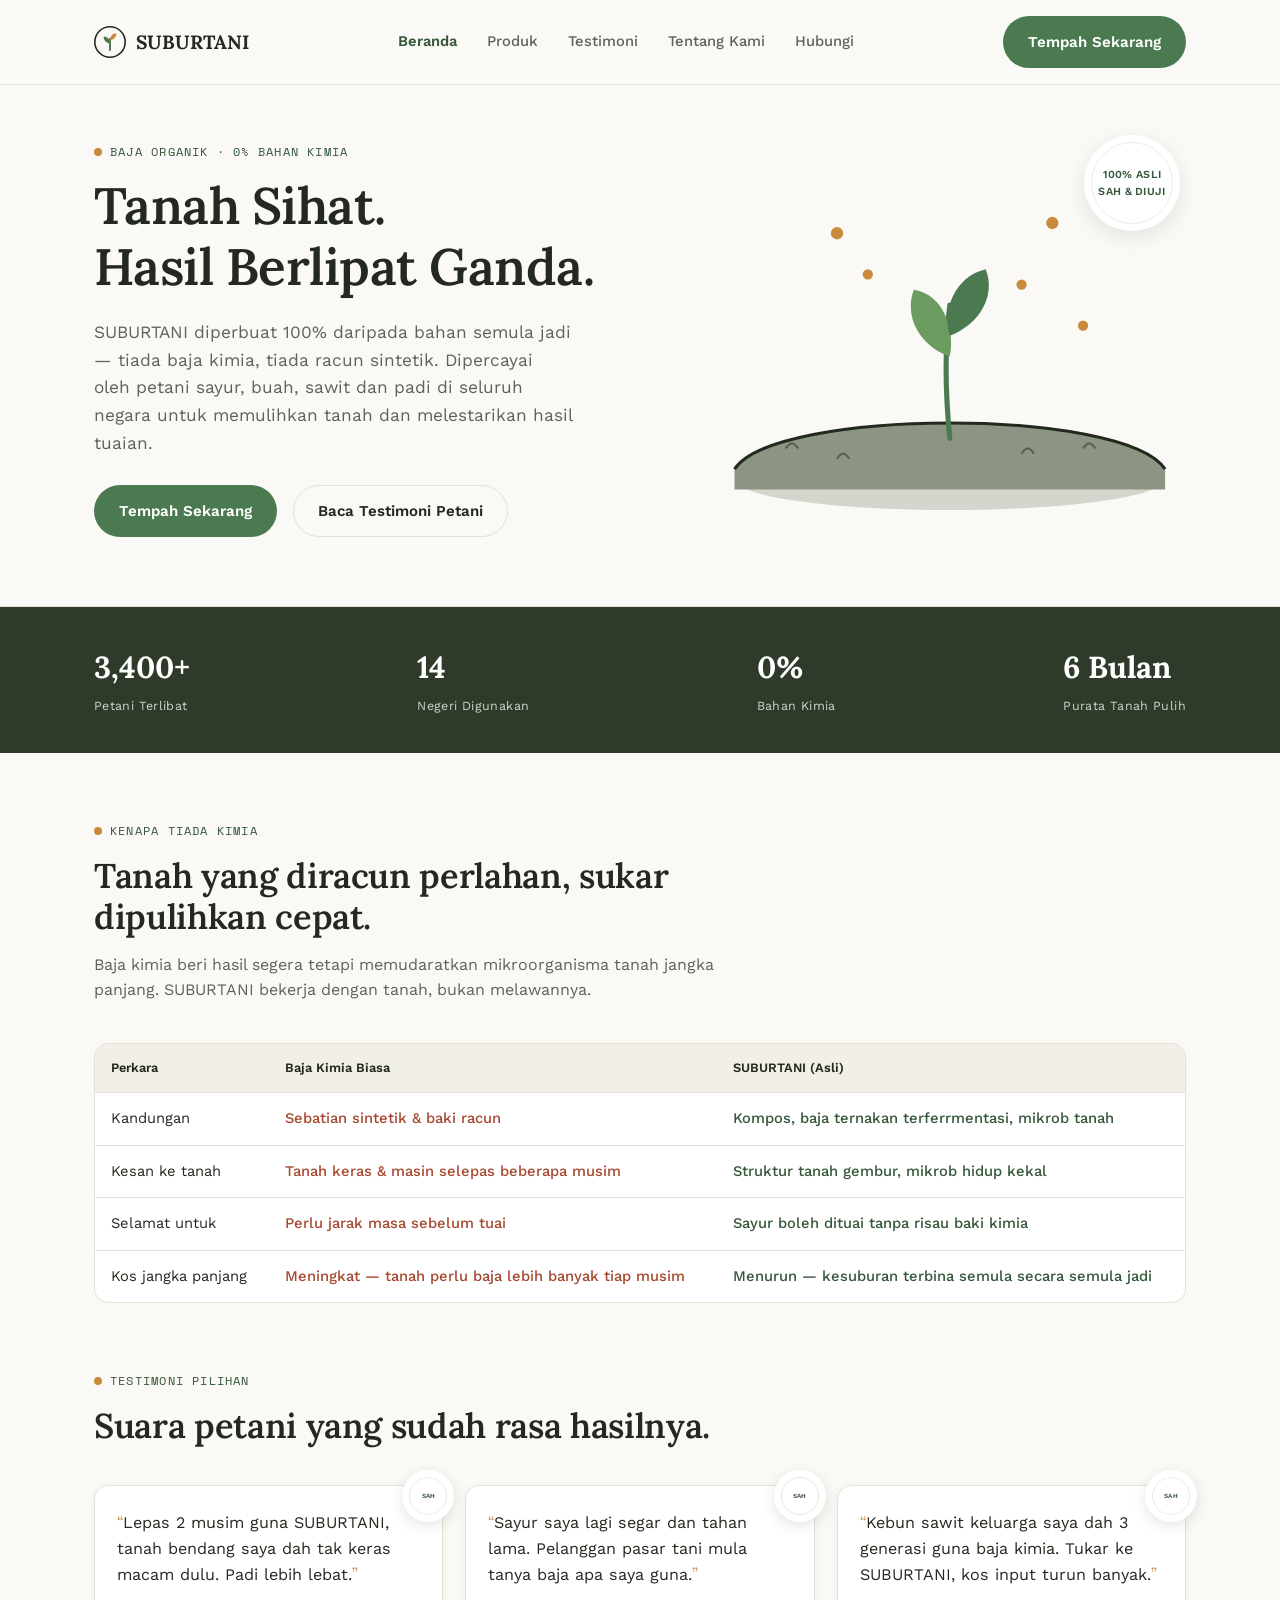
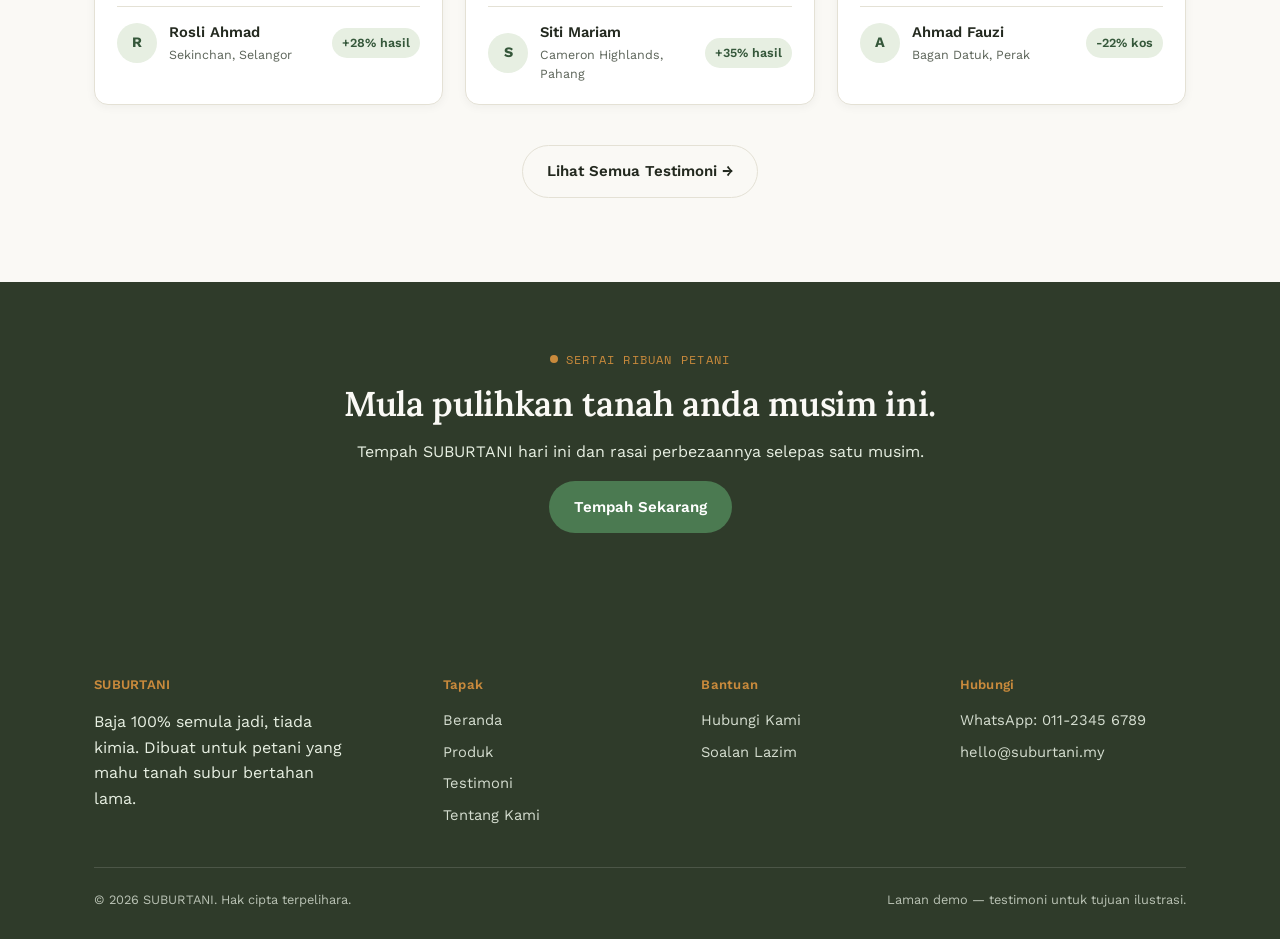
<file: index.html>
<!DOCTYPE html>
<html lang="ms">
<head>
<meta charset="UTF-8">
<meta name="viewport" content="width=device-width, initial-scale=1.0">
<title>SUBURTANI — Baja 100% Semula Jadi, Tiada Kimia</title>
<link rel="stylesheet" href="style.css">
</head>
<body>

<header class="site">
  <nav class="nav">
    <a class="logo" href="index.html">
      <svg class="mark" viewBox="0 0 40 40" fill="none">
        <circle cx="20" cy="20" r="19" stroke="#23291F" stroke-width="2"/>
        <path d="M20 30V16" stroke="#4B7A51" stroke-width="2.5" stroke-linecap="round"/>
        <path d="M20 22C20 22 12 21 12 13C20 13 20 22 20 22Z" fill="#4B7A51"/>
        <path d="M20 18C20 18 28 17 28 9C20 9 20 18 20 18Z" fill="#C98A3C"/>
      </svg>
      SUBURTANI
    </a>
    <ul class="nav-links">
      <li><a href="index.html" class="active">Beranda</a></li>
      <li><a href="produk.html">Produk</a></li>
      <li><a href="testimoni.html">Testimoni</a></li>
      <li><a href="tentang-kami.html">Tentang Kami</a></li>
      <li><a href="hubungi.html">Hubungi</a></li>
    </ul>
    <div class="nav-cta">
      <button class="nav-toggle">Menu</button>
      <a href="hubungi.html" class="btn btn-solid">Tempah Sekarang</a>
    </div>
  </nav>
</header>

<section class="hero">
  <div class="container hero-grid">
    <div>
      <p class="eyebrow">Baja Organik &middot; 0% Bahan Kimia</p>
      <h1>Tanah Sihat.<br>Hasil Berlipat Ganda.</h1>
      <p style="font-size:1.08rem; max-width:480px;">
        SUBURTANI diperbuat 100% daripada bahan semula jadi — tiada baja
        kimia, tiada racun sintetik. Dipercayai oleh petani sayur, buah,
        sawit dan padi di seluruh negara untuk memulihkan tanah dan
        melestarikan hasil tuaian.
      </p>
      <div style="display:flex; gap:16px; flex-wrap:wrap; margin-top:28px;">
        <a href="hubungi.html" class="btn btn-solid">Tempah Sekarang</a>
        <a href="testimoni.html" class="btn btn-outline">Baca Testimoni Petani</a>
      </div>
    </div>
    <div class="hero-art">
      <div class="stamp-badge">100% ASLI<br>SAH &amp; DIUJI</div>
      <svg viewBox="0 0 460 380" width="100%">
        <ellipse cx="230" cy="330" rx="210" ry="30" fill="#8C9483" opacity="0.35"/>
        <path d="M20 320 C 60 260, 400 260, 440 320 L 440 340 L 20 340 Z" fill="#8C9483"/>
        <path d="M20 320 C 60 260, 400 260, 440 320" fill="none" stroke="#23291F" stroke-width="3"/>
        <g stroke="#23291F" stroke-width="2" opacity="0.5">
          <path d="M70 300 q6 -10 12 0" fill="none"/>
          <path d="M120 310 q6 -10 12 0" fill="none"/>
          <path d="M300 305 q6 -10 12 0" fill="none"/>
          <path d="M360 300 q6 -10 12 0" fill="none"/>
        </g>
        <!-- sprout -->
        <path d="M230 290 C 225 240, 225 200, 230 160" stroke="#4B7A51" stroke-width="5" fill="none" stroke-linecap="round"/>
        <path d="M230 210 C 200 200, 185 170, 195 145 C 225 150, 235 185, 230 210Z" fill="#6B9B5E"/>
        <path d="M230 190 C 260 178, 275 150, 265 125 C 235 132, 222 165, 230 190Z" fill="#4B7A51"/>
        <!-- falling granules -->
        <g fill="#C98A3C">
          <circle cx="120" cy="90" r="6"/>
          <circle cx="150" cy="130" r="5"/>
          <circle cx="330" cy="80" r="6"/>
          <circle cx="300" cy="140" r="5"/>
          <circle cx="360" cy="180" r="5"/>
        </g>
      </svg>
    </div>
  </div>
</section>

<div class="torn-divider"></div>

<div class="ledger">
  <div class="container">
    <div class="ledger-item"><span class="num">3,400+</span><span class="label">Petani Terlibat</span></div>
    <div class="ledger-item"><span class="num">14</span><span class="label">Negeri Digunakan</span></div>
    <div class="ledger-item"><span class="num">0%</span><span class="label">Bahan Kimia</span></div>
    <div class="ledger-item"><span class="num">6 Bulan</span><span class="label">Purata Tanah Pulih</span></div>
  </div>
</div>

<section>
  <div class="container">
    <div class="section-head">
      <p class="eyebrow">Kenapa Tiada Kimia</p>
      <h2>Tanah yang diracun perlahan, sukar dipulihkan cepat.</h2>
      <p>Baja kimia beri hasil segera tetapi memudaratkan mikroorganisma tanah
        jangka panjang. SUBURTANI bekerja dengan tanah, bukan melawannya.</p>
    </div>
    <table class="compare">
      <thead>
        <tr><th>Perkara</th><th>Baja Kimia Biasa</th><th>SUBURTANI (Asli)</th></tr>
      </thead>
      <tbody>
        <tr>
          <td>Kandungan</td>
          <td class="bad">Sebatian sintetik & baki racun</td>
          <td class="good">Kompos, baja ternakan terferrmentasi, mikrob tanah</td>
        </tr>
        <tr>
          <td>Kesan ke tanah</td>
          <td class="bad">Tanah keras & masin selepas beberapa musim</td>
          <td class="good">Struktur tanah gembur, mikrob hidup kekal</td>
        </tr>
        <tr>
          <td>Selamat untuk</td>
          <td class="bad">Perlu jarak masa sebelum tuai</td>
          <td class="good">Sayur boleh dituai tanpa risau baki kimia</td>
        </tr>
        <tr>
          <td>Kos jangka panjang</td>
          <td class="bad">Meningkat — tanah perlu baja lebih banyak tiap musim</td>
          <td class="good">Menurun — kesuburan terbina semula secara semula jadi</td>
        </tr>
      </tbody>
    </table>
  </div>
</section>

<section style="padding-top:0;">
  <div class="container">
    <div class="section-head">
      <p class="eyebrow">Testimoni Pilihan</p>
      <h2>Suara petani yang sudah rasa hasilnya.</h2>
    </div>
    <div class="grid grid-3">
      <div class="testi-card">
        <div class="stamp-badge small">SAH</div>
        <p class="testi-quote">Lepas 2 musim guna SUBURTANI, tanah bendang saya dah tak keras macam dulu. Padi lebih lebat.</p>
        <div class="testi-meta">
          <div class="testi-avatar">R</div>
          <div>
            <div class="testi-name">Rosli Ahmad</div>
            <div class="testi-loc">Sekinchan, Selangor</div>
          </div>
          <span class="testi-yield">+28% hasil</span>
        </div>
      </div>
      <div class="testi-card">
        <div class="stamp-badge small">SAH</div>
        <p class="testi-quote">Sayur saya lagi segar dan tahan lama. Pelanggan pasar tani mula tanya baja apa saya guna.</p>
        <div class="testi-meta">
          <div class="testi-avatar">S</div>
          <div>
            <div class="testi-name">Siti Mariam</div>
            <div class="testi-loc">Cameron Highlands, Pahang</div>
          </div>
          <span class="testi-yield">+35% hasil</span>
        </div>
      </div>
      <div class="testi-card">
        <div class="stamp-badge small">SAH</div>
        <p class="testi-quote">Kebun sawit keluarga saya dah 3 generasi guna baja kimia. Tukar ke SUBURTANI, kos input turun banyak.</p>
        <div class="testi-meta">
          <div class="testi-avatar">A</div>
          <div>
            <div class="testi-name">Ahmad Fauzi</div>
            <div class="testi-loc">Bagan Datuk, Perak</div>
          </div>
          <span class="testi-yield">-22% kos</span>
        </div>
      </div>
    </div>
    <p class="center mt-40"><a href="testimoni.html" class="btn btn-outline">Lihat Semua Testimoni →</a></p>
  </div>
</section>

<section class="bg-soil">
  <div class="container center" style="max-width:640px;">
    <p class="eyebrow" style="color:var(--gold); justify-content:center;">Sertai Ribuan Petani</p>
    <h2>Mula pulihkan tanah anda musim ini.</h2>
    <p>Tempah SUBURTANI hari ini dan rasai perbezaannya selepas satu musim.</p>
    <a href="hubungi.html" class="btn btn-solid">Tempah Sekarang</a>
  </div>
</section>

<footer class="site">
  <div class="container">
    <div class="footer-grid">
      <div>
        <h4>SUBURTANI</h4>
        <p style="color:var(--leaf-pale); max-width:260px;">Baja 100% semula jadi, tiada kimia. Dibuat untuk petani yang mahu tanah subur bertahan lama.</p>
      </div>
      <div>
        <h4>Tapak</h4>
        <ul>
          <li><a href="index.html">Beranda</a></li>
          <li><a href="produk.html">Produk</a></li>
          <li><a href="testimoni.html">Testimoni</a></li>
          <li><a href="tentang-kami.html">Tentang Kami</a></li>
        </ul>
      </div>
      <div>
        <h4>Bantuan</h4>
        <ul>
          <li><a href="hubungi.html">Hubungi Kami</a></li>
          <li><a href="hubungi.html">Soalan Lazim</a></li>
        </ul>
      </div>
      <div>
        <h4>Hubungi</h4>
        <ul>
          <li>WhatsApp: 011-2345 6789</li>
          <li>hello@suburtani.my</li>
        </ul>
      </div>
    </div>
    <div class="footer-bottom">
      <span>© 2026 SUBURTANI. Hak cipta terpelihara.</span>
      <span>Laman demo — testimoni untuk tujuan ilustrasi.</span>
    </div>
  </div>
</footer>

<script src="script.js"></script>
</body>
</html>
</file>
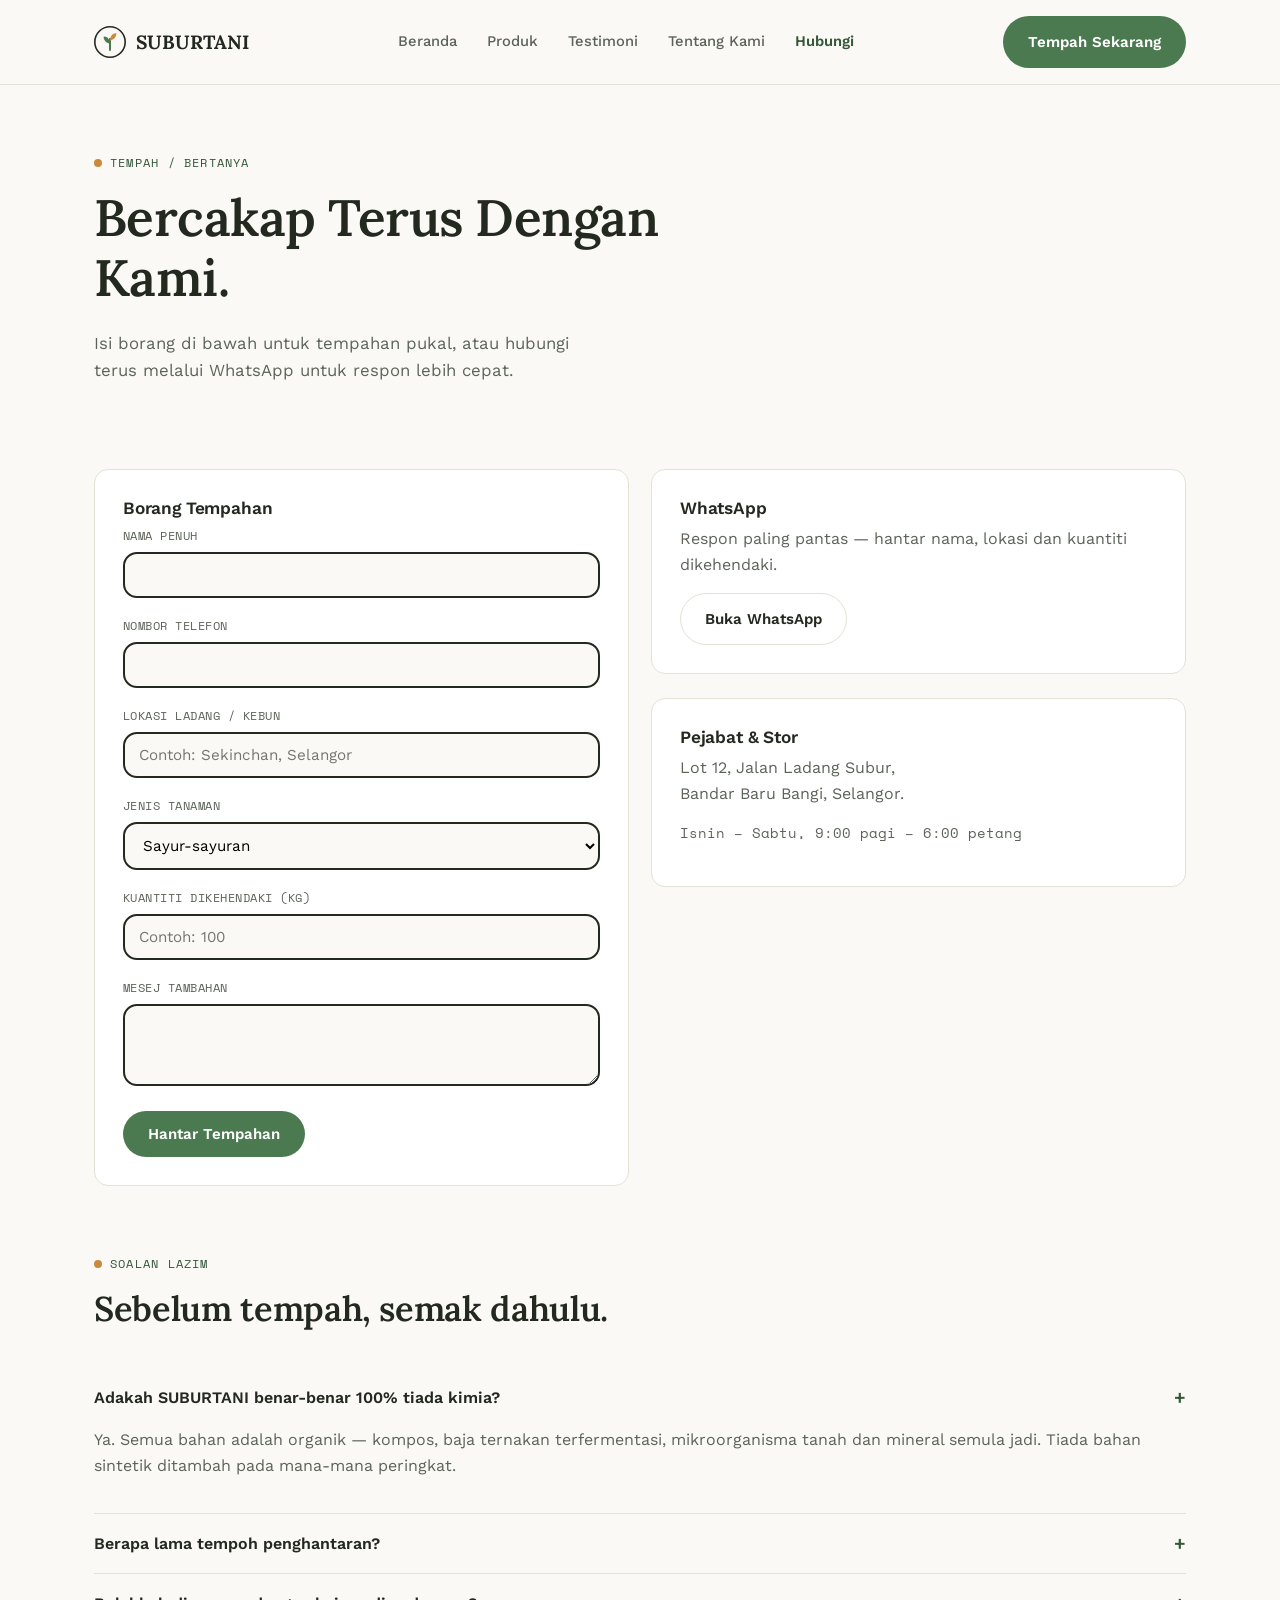
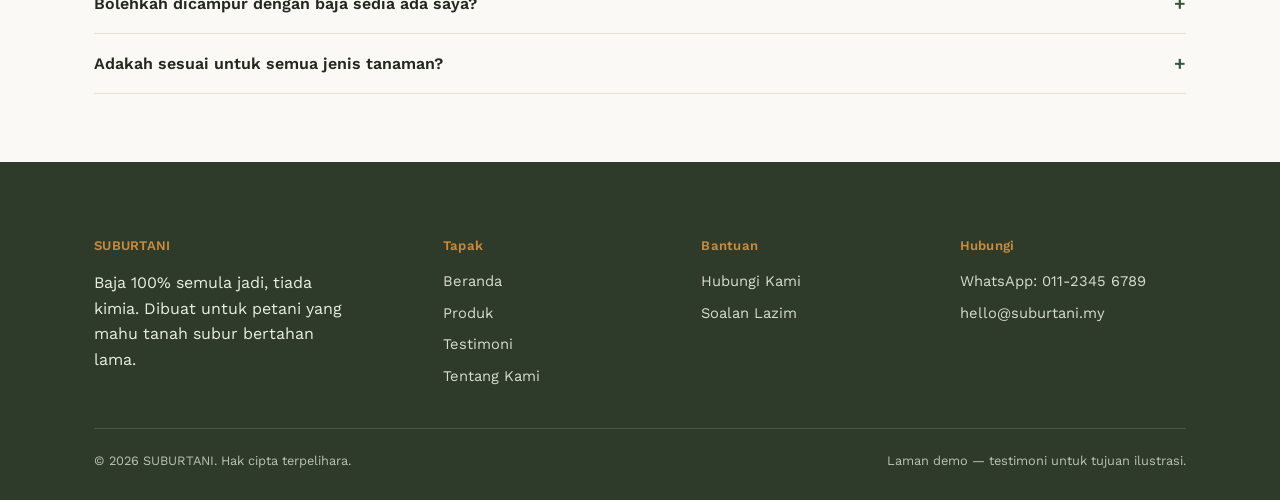
<file: hubungi.html>
<!DOCTYPE html>
<html lang="ms">
<head>
<meta charset="UTF-8">
<meta name="viewport" content="width=device-width, initial-scale=1.0">
<title>Hubungi Kami — SUBURTANI</title>
<link rel="stylesheet" href="style.css">
<style>
  .form-field{ margin-bottom:18px; }
  .form-field label{
    display:block; font-family: var(--mono); font-size:0.78rem;
    text-transform:uppercase; letter-spacing:0.04em; margin-bottom:6px; color: var(--ink-soft);
  }
  .form-field input, .form-field select, .form-field textarea{
    width:100%; padding:12px 14px; font-family: var(--body); font-size:0.95rem;
    border:2px solid var(--ink); border-radius: var(--radius); background: var(--kraft);
  }
  #form-success{
    display:none; margin-top:16px; padding:14px 16px; background: var(--leaf-pale);
    border:2px solid var(--leaf-deep); color: var(--leaf-deep); font-family: var(--mono); font-size:0.85rem;
  }
</style>
</head>
<body>

<header class="site">
  <nav class="nav">
    <a class="logo" href="index.html">
      <svg class="mark" viewBox="0 0 40 40" fill="none">
        <circle cx="20" cy="20" r="19" stroke="#23291F" stroke-width="2"/>
        <path d="M20 30V16" stroke="#4B7A51" stroke-width="2.5" stroke-linecap="round"/>
        <path d="M20 22C20 22 12 21 12 13C20 13 20 22 20 22Z" fill="#4B7A51"/>
        <path d="M20 18C20 18 28 17 28 9C20 9 20 18 20 18Z" fill="#C98A3C"/>
      </svg>
      SUBURTANI
    </a>
    <ul class="nav-links">
      <li><a href="index.html">Beranda</a></li>
      <li><a href="produk.html">Produk</a></li>
      <li><a href="testimoni.html">Testimoni</a></li>
      <li><a href="tentang-kami.html">Tentang Kami</a></li>
      <li><a href="hubungi.html" class="active">Hubungi</a></li>
    </ul>
    <div class="nav-cta">
      <button class="nav-toggle">Menu</button>
      <a href="hubungi.html" class="btn btn-solid">Tempah Sekarang</a>
    </div>
  </nav>
</header>

<section style="padding-bottom:0;">
  <div class="container">
    <p class="eyebrow">Tempah / Bertanya</p>
    <h1 style="max-width:600px;">Bercakap Terus Dengan Kami.</h1>
    <p style="max-width:520px; font-size:1.05rem;">Isi borang di bawah untuk tempahan pukal, atau hubungi terus
      melalui WhatsApp untuk respon lebih cepat.</p>
  </div>
</section>

<section>
  <div class="container grid grid-2" style="align-items:start;">
    <div class="card">
      <h3>Borang Tempahan</h3>
      <form id="order-form">
        <div class="form-field">
          <label for="nama">Nama Penuh</label>
          <input type="text" id="nama" required>
        </div>
        <div class="form-field">
          <label for="telefon">Nombor Telefon</label>
          <input type="tel" id="telefon" required>
        </div>
        <div class="form-field">
          <label for="lokasi">Lokasi Ladang / Kebun</label>
          <input type="text" id="lokasi" placeholder="Contoh: Sekinchan, Selangor" required>
        </div>
        <div class="form-field">
          <label for="tanaman">Jenis Tanaman</label>
          <select id="tanaman">
            <option>Sayur-sayuran</option>
            <option>Buah-buahan</option>
            <option>Sawit &amp; Getah</option>
            <option>Padi</option>
            <option>Lain-lain</option>
          </select>
        </div>
        <div class="form-field">
          <label for="kuantiti">Kuantiti Dikehendaki (kg)</label>
          <input type="number" id="kuantiti" placeholder="Contoh: 100">
        </div>
        <div class="form-field">
          <label for="mesej">Mesej Tambahan</label>
          <textarea id="mesej" rows="3"></textarea>
        </div>
        <button type="submit" class="btn btn-solid">Hantar Tempahan</button>
        <div id="form-success">✓ Terima kasih! Kami akan hubungi anda dalam masa 24 jam.</div>
      </form>
    </div>

    <div>
      <div class="card" style="margin-bottom:24px;">
        <h3>WhatsApp</h3>
        <p>Respon paling pantas — hantar nama, lokasi dan kuantiti dikehendaki.</p>
        <a href="https://wa.me/ibnarkhabil" class="btn btn-outline">Buka WhatsApp</a>
      </div>
      <div class="card">
        <h3>Pejabat &amp; Stor</h3>
        <p>Lot 12, Jalan Ladang Subur,<br>Bandar Baru Bangi, Selangor.</p>
        <p style="font-family:var(--mono); font-size:0.85rem;">Isnin – Sabtu, 9:00 pagi – 6:00 petang</p>
      </div>
    </div>
  </div>
</section>

<section style="padding-top:0;">
  <div class="container">
    <div class="section-head">
      <p class="eyebrow">Soalan Lazim</p>
      <h2>Sebelum tempah, semak dahulu.</h2>
    </div>
    <div class="accordion">
      <div class="accordion-item open">
        <button class="accordion-q">Adakah SUBURTANI benar-benar 100% tiada kimia? <span class="accordion-icon">+</span></button>
        <div class="accordion-a"><p>Ya. Semua bahan adalah organik — kompos, baja ternakan terfermentasi, mikroorganisma tanah dan mineral semula jadi. Tiada bahan sintetik ditambah pada mana-mana peringkat.</p></div>
      </div>
      <div class="accordion-item">
        <button class="accordion-q">Berapa lama tempoh penghantaran? <span class="accordion-icon">+</span></button>
        <div class="accordion-a"><p>Untuk kawasan Semenanjung Malaysia, tempahan pukal biasanya sampai dalam 3–5 hari bekerja selepas pembayaran disahkan.</p></div>
      </div>
      <div class="accordion-item">
        <button class="accordion-q">Bolehkah dicampur dengan baja sedia ada saya? <span class="accordion-icon">+</span></button>
        <div class="accordion-a"><p>Boleh, tetapi digalakkan kurangkan baja kimia secara berperingkat supaya mikroorganisma dalam SUBURTANI dapat berfungsi optimum.</p></div>
      </div>
      <div class="accordion-item">
        <button class="accordion-q">Adakah sesuai untuk semua jenis tanaman? <span class="accordion-icon">+</span></button>
        <div class="accordion-a"><p>Ya — SUBURTANI telah diuji pada padi, sayur-sayuran, buah-buahan serta sawit dan getah dengan kadar aplikasi yang berbeza mengikut jenis tanaman.</p></div>
      </div>
    </div>
  </div>
</section>

<footer class="site">
  <div class="container">
    <div class="footer-grid">
      <div>
        <h4>SUBURTANI</h4>
        <p style="color:var(--leaf-pale); max-width:260px;">Baja 100% semula jadi, tiada kimia. Dibuat untuk petani yang mahu tanah subur bertahan lama.</p>
      </div>
      <div>
        <h4>Tapak</h4>
        <ul>
          <li><a href="index.html">Beranda</a></li>
          <li><a href="produk.html">Produk</a></li>
          <li><a href="testimoni.html">Testimoni</a></li>
          <li><a href="tentang-kami.html">Tentang Kami</a></li>
        </ul>
      </div>
      <div>
        <h4>Bantuan</h4>
        <ul>
          <li><a href="hubungi.html">Hubungi Kami</a></li>
          <li><a href="hubungi.html">Soalan Lazim</a></li>
        </ul>
      </div>
      <div>
        <h4>Hubungi</h4>
        <ul>
          <li>WhatsApp: 011-2345 6789</li>
          <li>hello@suburtani.my</li>
        </ul>
      </div>
    </div>
    <div class="footer-bottom">
      <span>© 2026 SUBURTANI. Hak cipta terpelihara.</span>
      <span>Laman demo — testimoni untuk tujuan ilustrasi.</span>
    </div>
  </div>
</footer>

<script src="script.js"></script>
</body>
</html>
</file>
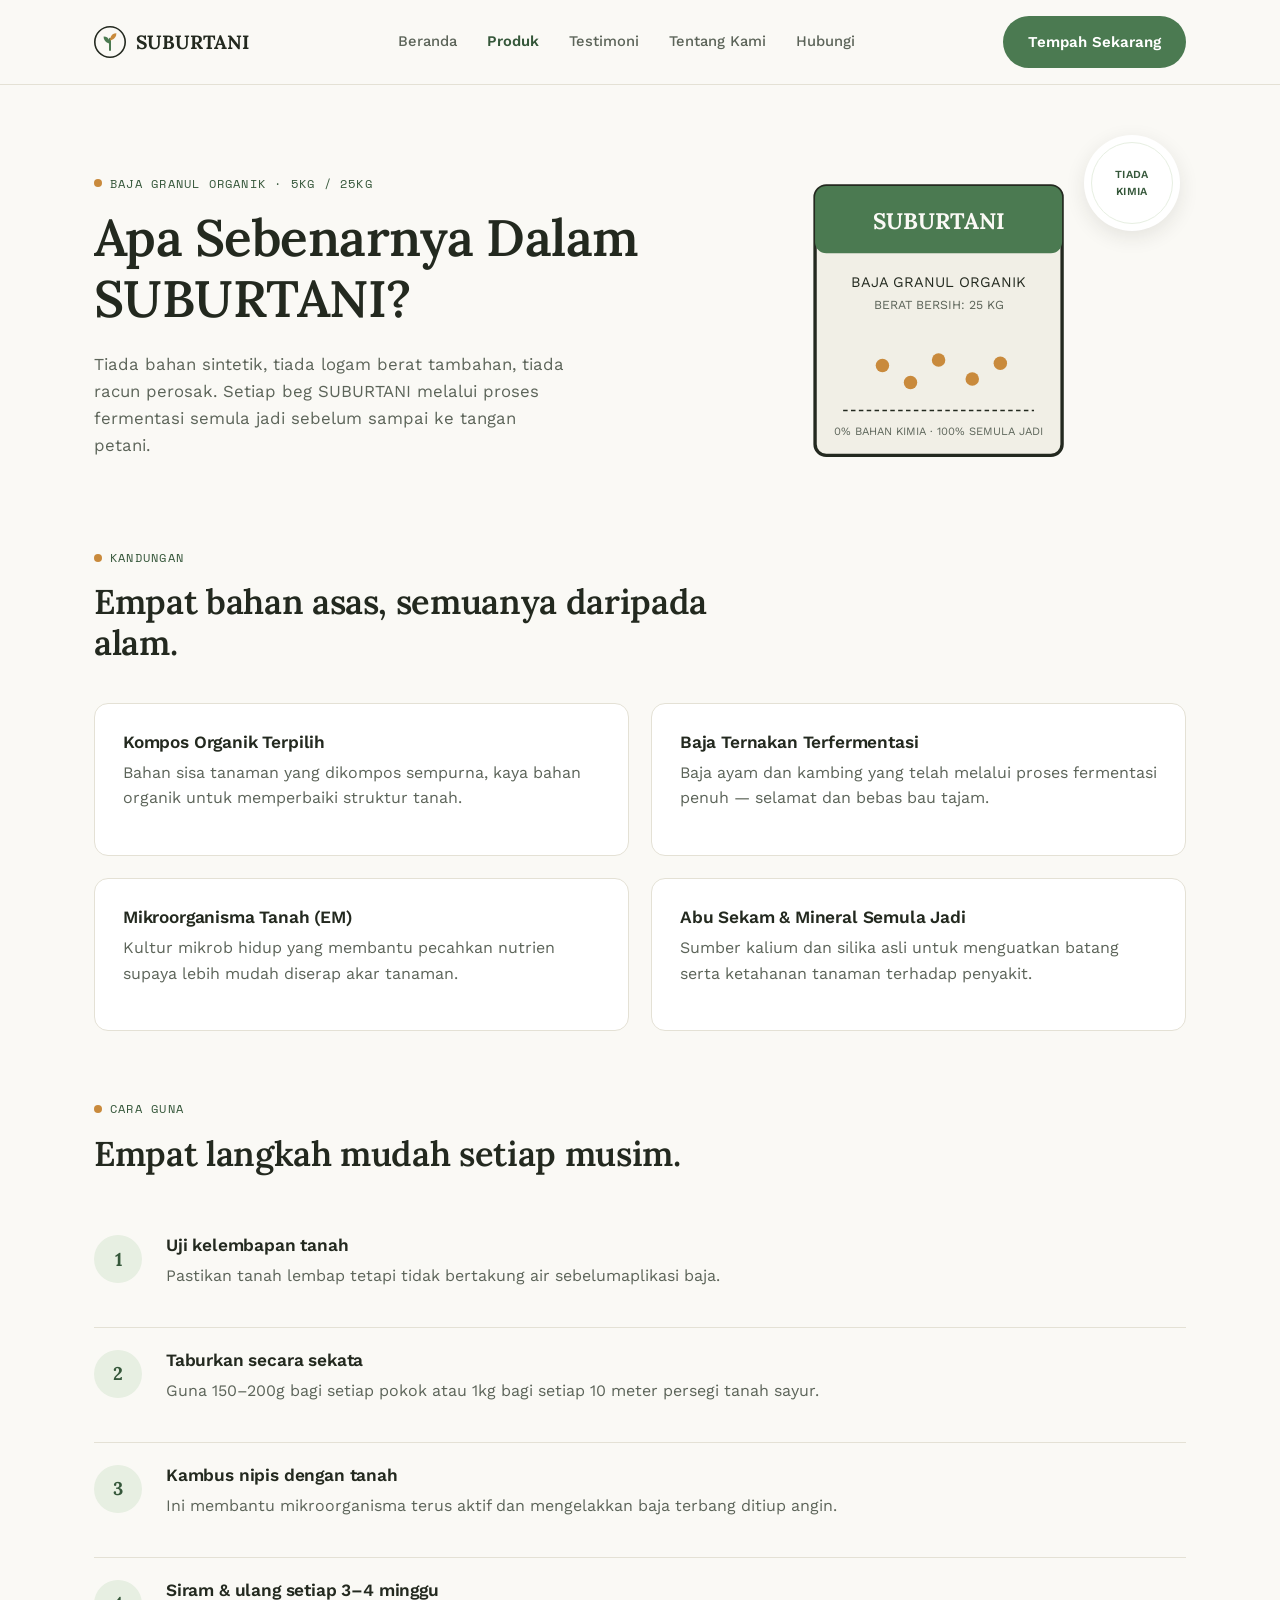
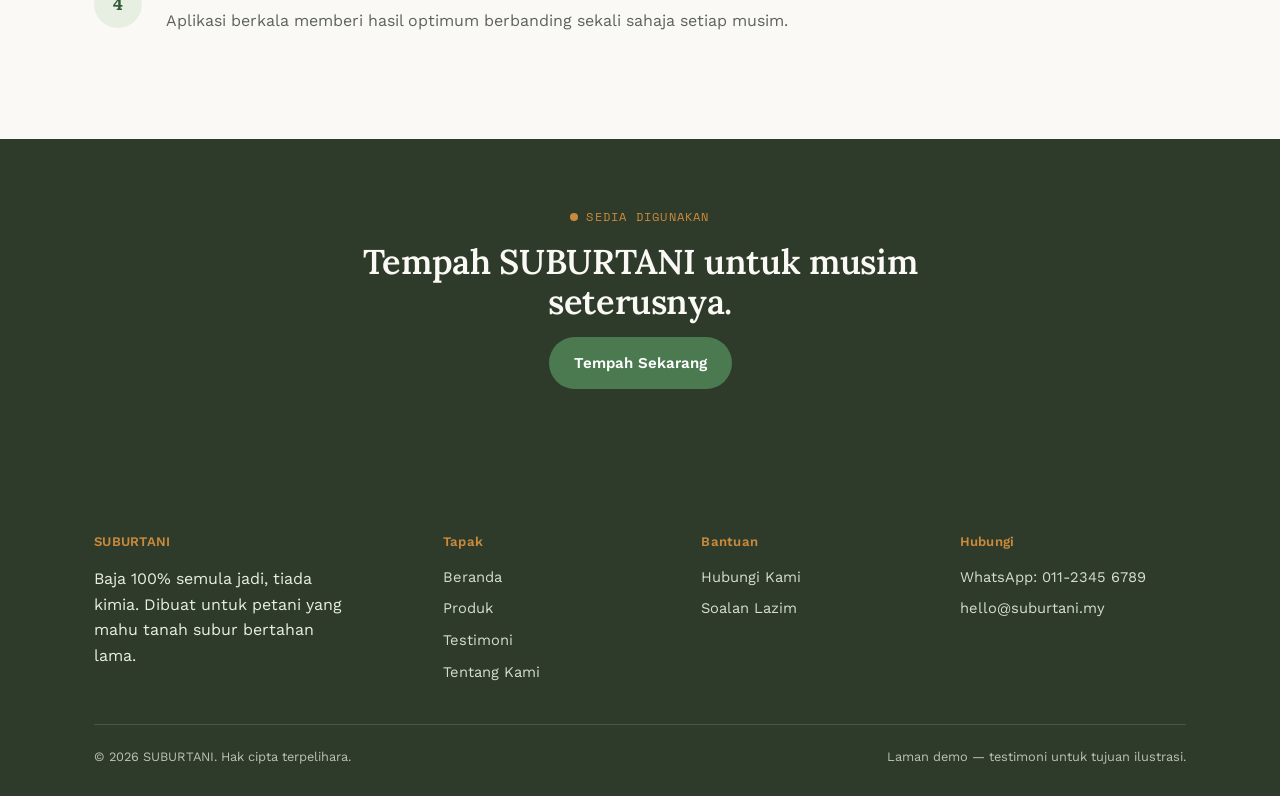
<file: produk.html>
<!DOCTYPE html>
<html lang="ms">
<head>
<meta charset="UTF-8">
<meta name="viewport" content="width=device-width, initial-scale=1.0">
<title>Produk — SUBURTANI</title>
<link rel="stylesheet" href="style.css">
</head>
<body>

<header class="site">
  <nav class="nav">
    <a class="logo" href="index.html">
      <svg class="mark" viewBox="0 0 40 40" fill="none">
        <circle cx="20" cy="20" r="19" stroke="#23291F" stroke-width="2"/>
        <path d="M20 30V16" stroke="#4B7A51" stroke-width="2.5" stroke-linecap="round"/>
        <path d="M20 22C20 22 12 21 12 13C20 13 20 22 20 22Z" fill="#4B7A51"/>
        <path d="M20 18C20 18 28 17 28 9C20 9 20 18 20 18Z" fill="#C98A3C"/>
      </svg>
      SUBURTANI
    </a>
    <ul class="nav-links">
      <li><a href="index.html">Beranda</a></li>
      <li><a href="produk.html" class="active">Produk</a></li>
      <li><a href="testimoni.html">Testimoni</a></li>
      <li><a href="tentang-kami.html">Tentang Kami</a></li>
      <li><a href="hubungi.html">Hubungi</a></li>
    </ul>
    <div class="nav-cta">
      <button class="nav-toggle">Menu</button>
      <a href="hubungi.html" class="btn btn-solid">Tempah Sekarang</a>
    </div>
  </nav>
</header>

<section class="hero" style="padding-bottom:40px;">
  <div class="container hero-grid">
    <div>
      <p class="eyebrow">Baja Granul Organik &middot; 5kg / 25kg</p>
      <h1>Apa Sebenarnya Dalam SUBURTANI?</h1>
      <p style="font-size:1.05rem; max-width:480px;">
        Tiada bahan sintetik, tiada logam berat tambahan, tiada racun perosak.
        Setiap beg SUBURTANI melalui proses fermentasi semula jadi sebelum sampai ke tangan petani.
      </p>
    </div>
    <div class="hero-art">
      <div class="stamp-badge">TIADA<br>KIMIA</div>
      <svg viewBox="0 0 420 320" width="100%">
        <rect x="90" y="40" width="220" height="240" rx="10" fill="#F1EFE6" stroke="#23291F" stroke-width="3"/>
        <rect x="90" y="40" width="220" height="60" rx="10" fill="#4B7A51"/>
        <text x="200" y="78" text-anchor="middle" font-family="Lora" font-weight="700" font-size="20" fill="#FAF9F5">SUBURTANI</text>
        <text x="200" y="130" text-anchor="middle" font-family="Work Sans" font-size="13" fill="#23291F">BAJA GRANUL ORGANIK</text>
        <text x="200" y="150" text-anchor="middle" font-family="Work Sans" font-size="11" fill="#5C6459">BERAT BERSIH: 25 KG</text>
        <circle cx="150" cy="200" r="6" fill="#C98A3C"/>
        <circle cx="175" cy="215" r="6" fill="#C98A3C"/>
        <circle cx="200" cy="195" r="6" fill="#C98A3C"/>
        <circle cx="230" cy="212" r="6" fill="#C98A3C"/>
        <circle cx="255" cy="198" r="6" fill="#C98A3C"/>
        <line x1="115" y1="240" x2="285" y2="240" stroke="#23291F" stroke-width="1.5" stroke-dasharray="4 3"/>
        <text x="200" y="262" text-anchor="middle" font-family="Work Sans" font-size="10" fill="#5C6459">0% BAHAN KIMIA · 100% SEMULA JADI</text>
      </svg>
    </div>
  </div>
</section>

<section style="padding-top:0;">
  <div class="container">
    <div class="section-head">
      <p class="eyebrow">Kandungan</p>
      <h2>Empat bahan asas, semuanya daripada alam.</h2>
    </div>
    <div class="grid grid-2">
      <div class="card">
        <h3>Kompos Organik Terpilih</h3>
        <p>Bahan sisa tanaman yang dikompos sempurna, kaya bahan organik untuk memperbaiki struktur tanah.</p>
      </div>
      <div class="card">
        <h3>Baja Ternakan Terfermentasi</h3>
        <p>Baja ayam dan kambing yang telah melalui proses fermentasi penuh — selamat dan bebas bau tajam.</p>
      </div>
      <div class="card">
        <h3>Mikroorganisma Tanah (EM)</h3>
        <p>Kultur mikrob hidup yang membantu pecahkan nutrien supaya lebih mudah diserap akar tanaman.</p>
      </div>
      <div class="card">
        <h3>Abu Sekam &amp; Mineral Semula Jadi</h3>
        <p>Sumber kalium dan silika asli untuk menguatkan batang serta ketahanan tanaman terhadap penyakit.</p>
      </div>
    </div>
  </div>
</section>

<section style="padding-top:0;">
  <div class="container">
    <div class="section-head">
      <p class="eyebrow">Cara Guna</p>
      <h2>Empat langkah mudah setiap musim.</h2>
    </div>
    <div class="steps">
      <div class="step">
        <div class="step-num"></div>
        <div>
          <h3>Uji kelembapan tanah</h3>
          <p>Pastikan tanah lembap tetapi tidak bertakung air sebelumaplikasi baja.</p>
        </div>
      </div>
      <div class="step">
        <div class="step-num"></div>
        <div>
          <h3>Taburkan secara sekata</h3>
          <p>Guna 150–200g bagi setiap pokok atau 1kg bagi setiap 10 meter persegi tanah sayur.</p>
        </div>
      </div>
      <div class="step">
        <div class="step-num"></div>
        <div>
          <h3>Kambus nipis dengan tanah</h3>
          <p>Ini membantu mikroorganisma terus aktif dan mengelakkan baja terbang ditiup angin.</p>
        </div>
      </div>
      <div class="step">
        <div class="step-num"></div>
        <div>
          <h3>Siram &amp; ulang setiap 3–4 minggu</h3>
          <p>Aplikasi berkala memberi hasil optimum berbanding sekali sahaja setiap musim.</p>
        </div>
      </div>
    </div>
  </div>
</section>

<section class="bg-soil">
  <div class="container center" style="max-width:640px;">
    <p class="eyebrow" style="color:var(--gold); justify-content:center;">Sedia Digunakan</p>
    <h2>Tempah SUBURTANI untuk musim seterusnya.</h2>
    <a href="hubungi.html" class="btn btn-solid">Tempah Sekarang</a>
  </div>
</section>

<footer class="site">
  <div class="container">
    <div class="footer-grid">
      <div>
        <h4>SUBURTANI</h4>
        <p style="color:var(--leaf-pale); max-width:260px;">Baja 100% semula jadi, tiada kimia. Dibuat untuk petani yang mahu tanah subur bertahan lama.</p>
      </div>
      <div>
        <h4>Tapak</h4>
        <ul>
          <li><a href="index.html">Beranda</a></li>
          <li><a href="produk.html">Produk</a></li>
          <li><a href="testimoni.html">Testimoni</a></li>
          <li><a href="tentang-kami.html">Tentang Kami</a></li>
        </ul>
      </div>
      <div>
        <h4>Bantuan</h4>
        <ul>
          <li><a href="hubungi.html">Hubungi Kami</a></li>
          <li><a href="hubungi.html">Soalan Lazim</a></li>
        </ul>
      </div>
      <div>
        <h4>Hubungi</h4>
        <ul>
          <li>WhatsApp: 011-2345 6789</li>
          <li>hello@suburtani.my</li>
        </ul>
      </div>
    </div>
    <div class="footer-bottom">
      <span>© 2026 SUBURTANI. Hak cipta terpelihara.</span>
      <span>Laman demo — testimoni untuk tujuan ilustrasi.</span>
    </div>
  </div>
</footer>

<script src="script.js"></script>
</body>
</html>
</file>
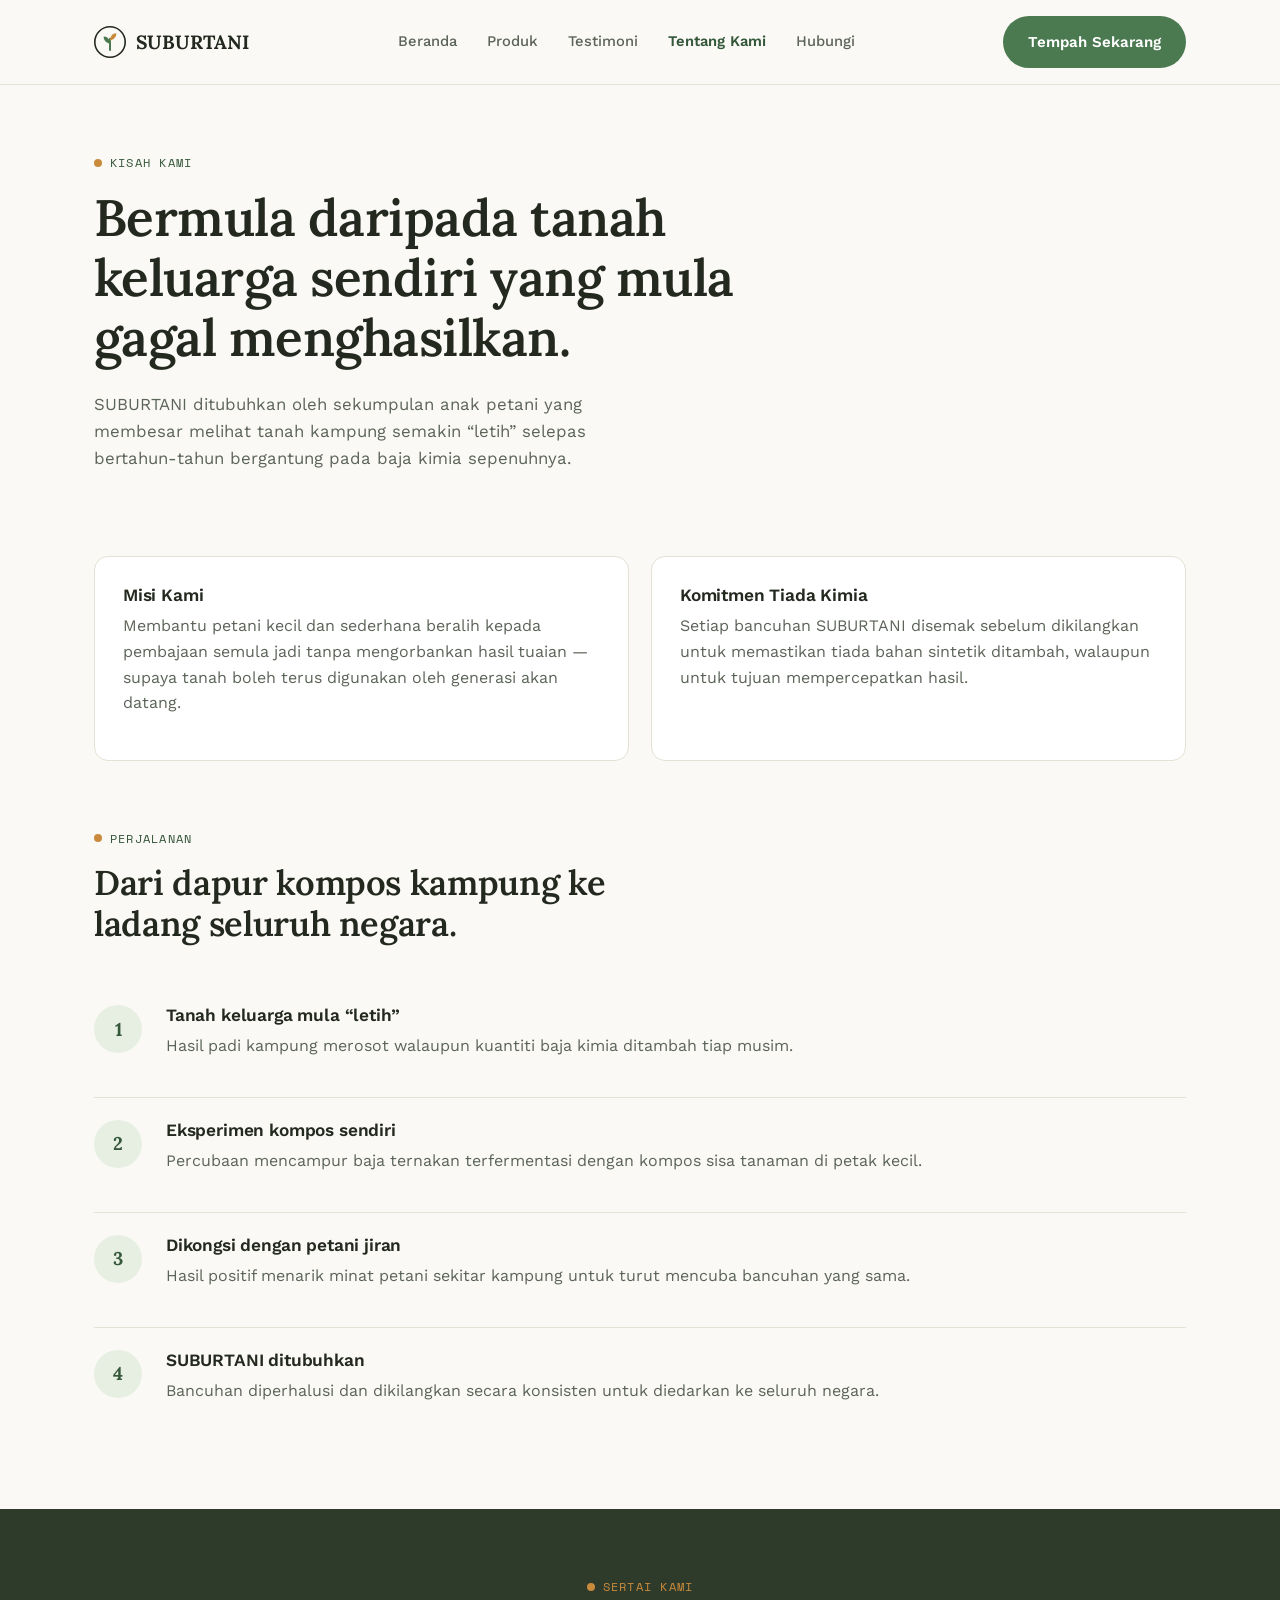
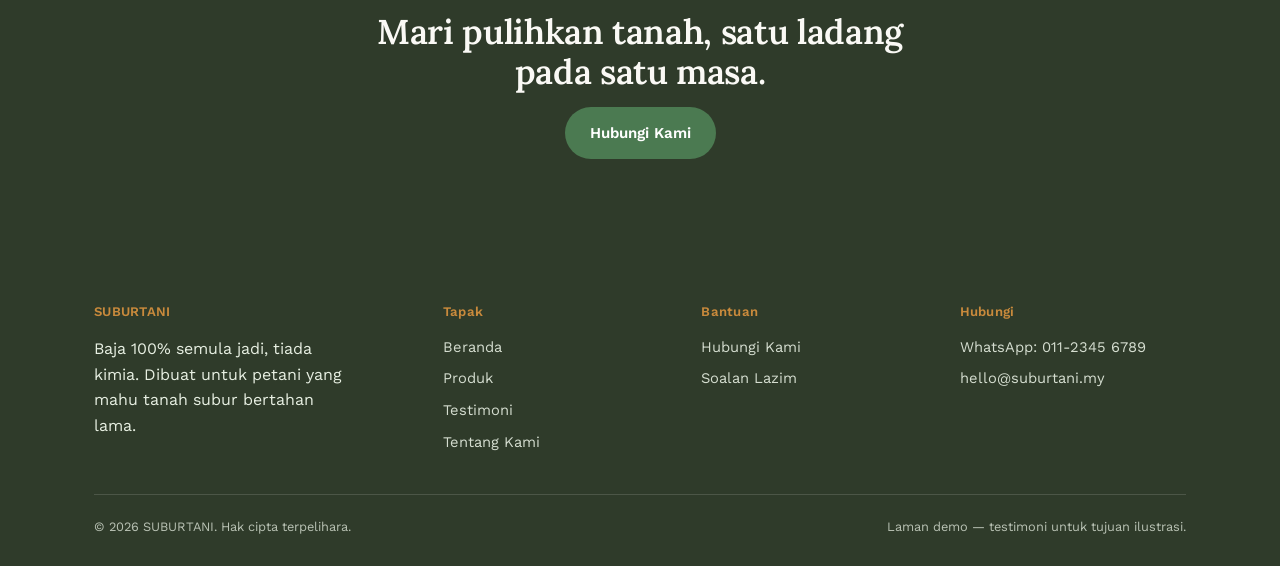
<file: tentang-kami.html>
<!DOCTYPE html>
<html lang="ms">
<head>
<meta charset="UTF-8">
<meta name="viewport" content="width=device-width, initial-scale=1.0">
<title>Tentang Kami — SUBURTANI</title>
<link rel="stylesheet" href="style.css">
</head>
<body>

<header class="site">
  <nav class="nav">
    <a class="logo" href="index.html">
      <svg class="mark" viewBox="0 0 40 40" fill="none">
        <circle cx="20" cy="20" r="19" stroke="#23291F" stroke-width="2"/>
        <path d="M20 30V16" stroke="#4B7A51" stroke-width="2.5" stroke-linecap="round"/>
        <path d="M20 22C20 22 12 21 12 13C20 13 20 22 20 22Z" fill="#4B7A51"/>
        <path d="M20 18C20 18 28 17 28 9C20 9 20 18 20 18Z" fill="#C98A3C"/>
      </svg>
      SUBURTANI
    </a>
    <ul class="nav-links">
      <li><a href="index.html">Beranda</a></li>
      <li><a href="produk.html">Produk</a></li>
      <li><a href="testimoni.html">Testimoni</a></li>
      <li><a href="tentang-kami.html" class="active">Tentang Kami</a></li>
      <li><a href="hubungi.html">Hubungi</a></li>
    </ul>
    <div class="nav-cta">
      <button class="nav-toggle">Menu</button>
      <a href="hubungi.html" class="btn btn-solid">Tempah Sekarang</a>
    </div>
  </nav>
</header>

<section style="padding-bottom:0;">
  <div class="container">
    <p class="eyebrow">Kisah Kami</p>
    <h1 style="max-width:680px;">Bermula daripada tanah keluarga sendiri yang mula gagal menghasilkan.</h1>
    <p style="max-width:560px; font-size:1.05rem;">SUBURTANI ditubuhkan oleh sekumpulan anak petani yang membesar melihat
      tanah kampung semakin “letih” selepas bertahun-tahun bergantung pada baja kimia sepenuhnya.</p>
  </div>
</section>

<section>
  <div class="container">
    <div class="grid grid-2">
      <div class="card">
        <h3>Misi Kami</h3>
        <p>Membantu petani kecil dan sederhana beralih kepada pembajaan semula jadi tanpa mengorbankan hasil tuaian —
          supaya tanah boleh terus digunakan oleh generasi akan datang.</p>
      </div>
      <div class="card">
        <h3>Komitmen Tiada Kimia</h3>
        <p>Setiap bancuhan SUBURTANI disemak sebelum dikilangkan untuk memastikan tiada bahan sintetik ditambah,
          walaupun untuk tujuan mempercepatkan hasil.</p>
      </div>
    </div>
  </div>
</section>

<section style="padding-top:0;">
  <div class="container">
    <div class="section-head">
      <p class="eyebrow">Perjalanan</p>
      <h2>Dari dapur kompos kampung ke ladang seluruh negara.</h2>
    </div>
    <div class="steps">
      <div class="step">
        <div class="step-num"></div>
        <div>
          <h3>Tanah keluarga mula “letih”</h3>
          <p>Hasil padi kampung merosot walaupun kuantiti baja kimia ditambah tiap musim.</p>
        </div>
      </div>
      <div class="step">
        <div class="step-num"></div>
        <div>
          <h3>Eksperimen kompos sendiri</h3>
          <p>Percubaan mencampur baja ternakan terfermentasi dengan kompos sisa tanaman di petak kecil.</p>
        </div>
      </div>
      <div class="step">
        <div class="step-num"></div>
        <div>
          <h3>Dikongsi dengan petani jiran</h3>
          <p>Hasil positif menarik minat petani sekitar kampung untuk turut mencuba bancuhan yang sama.</p>
        </div>
      </div>
      <div class="step">
        <div class="step-num"></div>
        <div>
          <h3>SUBURTANI ditubuhkan</h3>
          <p>Bancuhan diperhalusi dan dikilangkan secara konsisten untuk diedarkan ke seluruh negara.</p>
        </div>
      </div>
    </div>
  </div>
</section>

<section class="bg-soil">
  <div class="container center" style="max-width:640px;">
    <p class="eyebrow" style="color:var(--gold); justify-content:center;">Sertai Kami</p>
    <h2>Mari pulihkan tanah, satu ladang pada satu masa.</h2>
    <a href="hubungi.html" class="btn btn-solid">Hubungi Kami</a>
  </div>
</section>

<footer class="site">
  <div class="container">
    <div class="footer-grid">
      <div>
        <h4>SUBURTANI</h4>
        <p style="color:var(--leaf-pale); max-width:260px;">Baja 100% semula jadi, tiada kimia. Dibuat untuk petani yang mahu tanah subur bertahan lama.</p>
      </div>
      <div>
        <h4>Tapak</h4>
        <ul>
          <li><a href="index.html">Beranda</a></li>
          <li><a href="produk.html">Produk</a></li>
          <li><a href="testimoni.html">Testimoni</a></li>
          <li><a href="tentang-kami.html">Tentang Kami</a></li>
        </ul>
      </div>
      <div>
        <h4>Bantuan</h4>
        <ul>
          <li><a href="hubungi.html">Hubungi Kami</a></li>
          <li><a href="hubungi.html">Soalan Lazim</a></li>
        </ul>
      </div>
      <div>
        <h4>Hubungi</h4>
        <ul>
          <li>WhatsApp: 011-2345 6789</li>
          <li>hello@suburtani.my</li>
        </ul>
      </div>
    </div>
    <div class="footer-bottom">
      <span>© 2026 SUBURTANI. Hak cipta terpelihara.</span>
      <span>Laman demo — testimoni untuk tujuan ilustrasi.</span>
    </div>
  </div>
</footer>

<script src="script.js"></script>
</body>
</html>
</file>
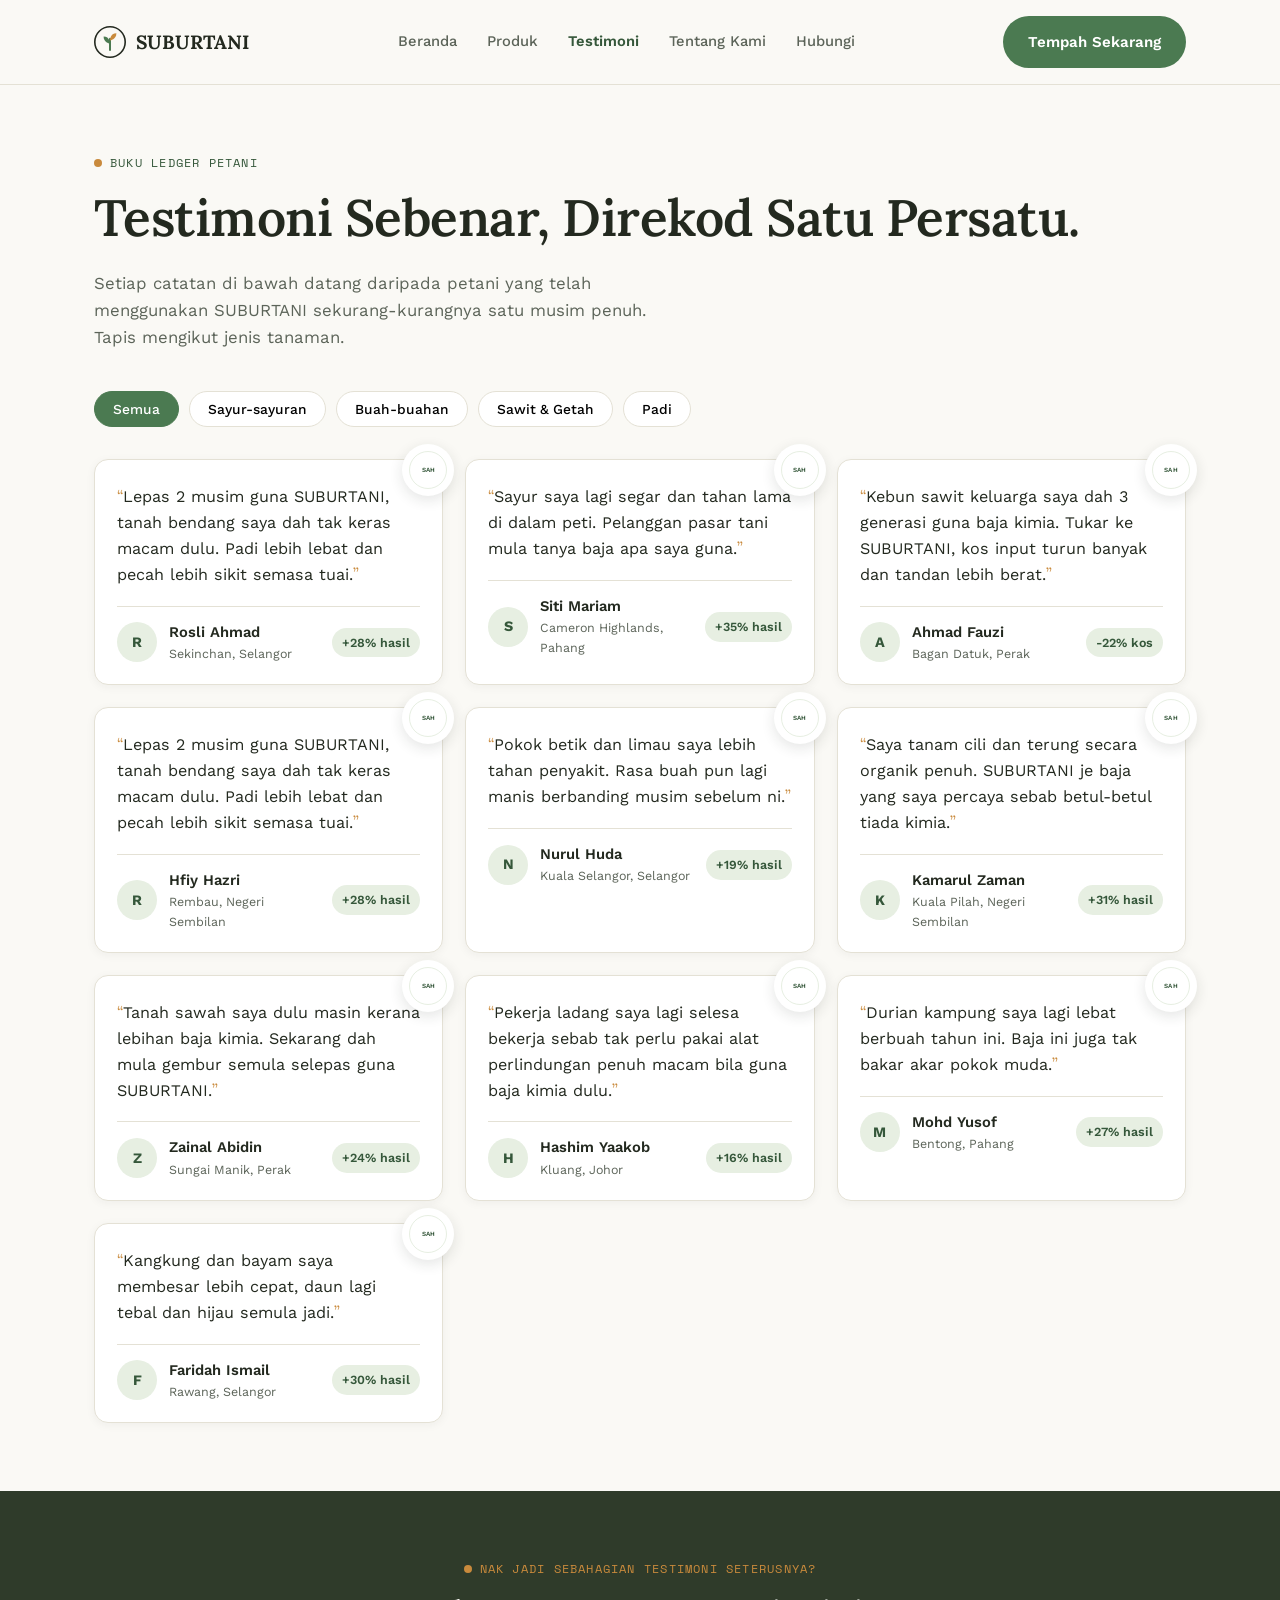
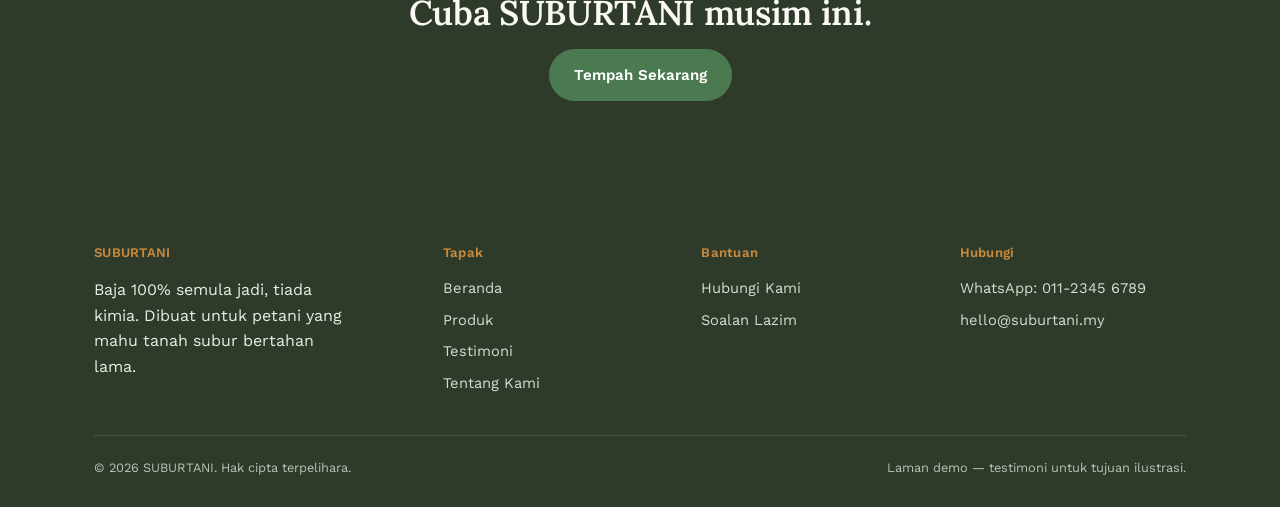
<file: testimoni.html>
<!DOCTYPE html>
<html lang="ms">
<head>
<meta charset="UTF-8">
<meta name="viewport" content="width=device-width, initial-scale=1.0">
<title>Testimoni Petani — SUBURTANI</title>
<link rel="stylesheet" href="style.css">
</head>
<body>

<header class="site">
  <nav class="nav">
    <a class="logo" href="index.html">
      <svg class="mark" viewBox="0 0 40 40" fill="none">
        <circle cx="20" cy="20" r="19" stroke="#23291F" stroke-width="2"/>
        <path d="M20 30V16" stroke="#4B7A51" stroke-width="2.5" stroke-linecap="round"/>
        <path d="M20 22C20 22 12 21 12 13C20 13 20 22 20 22Z" fill="#4B7A51"/>
        <path d="M20 18C20 18 28 17 28 9C20 9 20 18 20 18Z" fill="#C98A3C"/>
      </svg>
      SUBURTANI
    </a>
    <ul class="nav-links">
      <li><a href="index.html">Beranda</a></li>
      <li><a href="produk.html">Produk</a></li>
      <li><a href="testimoni.html" class="active">Testimoni</a></li>
      <li><a href="tentang-kami.html">Tentang Kami</a></li>
      <li><a href="hubungi.html">Hubungi</a></li>
    </ul>
    <div class="nav-cta">
      <button class="nav-toggle">Menu</button>
      <a href="hubungi.html" class="btn btn-solid">Tempah Sekarang</a>
    </div>
  </nav>
</header>

<section style="padding-bottom:0;">
  <div class="container">
    <p class="eyebrow">Buku Ledger Petani</p>
    <h1>Testimoni Sebenar, Direkod Satu Persatu.</h1>
    <p style="max-width:560px; font-size:1.05rem;">Setiap catatan di bawah datang daripada petani yang telah menggunakan
      SUBURTANI sekurang-kurangnya satu musim penuh. Tapis mengikut jenis tanaman.</p>
  </div>
</section>

<section style="padding-top:24px;">
  <div class="container">
    <div class="filters">
      <button class="filter-btn active" data-filter="semua">Semua</button>
      <button class="filter-btn" data-filter="sayur">Sayur-sayuran</button>
      <button class="filter-btn" data-filter="buah">Buah-buahan</button>
      <button class="filter-btn" data-filter="sawit">Sawit &amp; Getah</button>
      <button class="filter-btn" data-filter="padi">Padi</button>
    </div>

    <div class="grid grid-3">

      <div class="testi-card" data-crop="padi">
        <div class="stamp-badge small">SAH</div>
        <p class="testi-quote">Lepas 2 musim guna SUBURTANI, tanah bendang saya dah tak keras macam dulu. Padi lebih lebat dan pecah lebih sikit semasa tuai.</p>
        <div class="testi-meta">
          <div class="testi-avatar">R</div>
          <div><div class="testi-name">Rosli Ahmad</div><div class="testi-loc">Sekinchan, Selangor</div></div>
          <span class="testi-yield">+28% hasil</span>
        </div>
      </div>

      <div class="testi-card" data-crop="sayur">
        <div class="stamp-badge small">SAH</div>
        <p class="testi-quote">Sayur saya lagi segar dan tahan lama di dalam peti. Pelanggan pasar tani mula tanya baja apa saya guna.</p>
        <div class="testi-meta">
          <div class="testi-avatar">S</div>
          <div><div class="testi-name">Siti Mariam</div><div class="testi-loc">Cameron Highlands, Pahang</div></div>
          <span class="testi-yield">+35% hasil</span>
        </div>
      </div>

      <div class="testi-card" data-crop="sawit">
        <div class="stamp-badge small">SAH</div>
        <p class="testi-quote">Kebun sawit keluarga saya dah 3 generasi guna baja kimia. Tukar ke SUBURTANI, kos input turun banyak dan tandan lebih berat.</p>
        <div class="testi-meta">
          <div class="testi-avatar">A</div>
          <div><div class="testi-name">Ahmad Fauzi</div><div class="testi-loc">Bagan Datuk, Perak</div></div>
          <span class="testi-yield">-22% kos</span>
        </div>
      </div>

      <div class="testi-card" data-crop="padi">
        <div class="stamp-badge small">SAH</div>
        <p class="testi-quote">Lepas 2 musim guna SUBURTANI, tanah bendang saya dah tak keras macam dulu. Padi lebih lebat dan pecah lebih sikit semasa tuai.</p>
        <div class="testi-meta">
          <div class="testi-avatar">R</div>
          <div><div class="testi-name">Hfiy Hazri</div><div class="testi-loc">Rembau, Negeri Sembilan</div></div>
          <span class="testi-yield">+28% hasil</span>
        </div>
      </div>

      <div class="testi-card" data-crop="buah">
        <div class="stamp-badge small">SAH</div>
        <p class="testi-quote">Pokok betik dan limau saya lebih tahan penyakit. Rasa buah pun lagi manis berbanding musim sebelum ni.</p>
        <div class="testi-meta">
          <div class="testi-avatar">N</div>
          <div><div class="testi-name">Nurul Huda</div><div class="testi-loc">Kuala Selangor, Selangor</div></div>
          <span class="testi-yield">+19% hasil</span>
        </div>
      </div>

      <div class="testi-card" data-crop="sayur">
        <div class="stamp-badge small">SAH</div>
        <p class="testi-quote">Saya tanam cili dan terung secara organik penuh. SUBURTANI je baja yang saya percaya sebab betul-betul tiada kimia.</p>
        <div class="testi-meta">
          <div class="testi-avatar">K</div>
          <div><div class="testi-name">Kamarul Zaman</div><div class="testi-loc">Kuala Pilah, Negeri Sembilan</div></div>
          <span class="testi-yield">+31% hasil</span>
        </div>
      </div>

      <div class="testi-card" data-crop="padi">
        <div class="stamp-badge small">SAH</div>
        <p class="testi-quote">Tanah sawah saya dulu masin kerana lebihan baja kimia. Sekarang dah mula gembur semula selepas guna SUBURTANI.</p>
        <div class="testi-meta">
          <div class="testi-avatar">Z</div>
          <div><div class="testi-name">Zainal Abidin</div><div class="testi-loc">Sungai Manik, Perak</div></div>
          <span class="testi-yield">+24% hasil</span>
        </div>
      </div>

      <div class="testi-card" data-crop="sawit">
        <div class="stamp-badge small">SAH</div>
        <p class="testi-quote">Pekerja ladang saya lagi selesa bekerja sebab tak perlu pakai alat perlindungan penuh macam bila guna baja kimia dulu.</p>
        <div class="testi-meta">
          <div class="testi-avatar">H</div>
          <div><div class="testi-name">Hashim Yaakob</div><div class="testi-loc">Kluang, Johor</div></div>
          <span class="testi-yield">+16% hasil</span>
        </div>
      </div>

      <div class="testi-card" data-crop="buah">
        <div class="stamp-badge small">SAH</div>
        <p class="testi-quote">Durian kampung saya lagi lebat berbuah tahun ini. Baja ini juga tak bakar akar pokok muda.</p>
        <div class="testi-meta">
          <div class="testi-avatar">M</div>
          <div><div class="testi-name">Mohd Yusof</div><div class="testi-loc">Bentong, Pahang</div></div>
          <span class="testi-yield">+27% hasil</span>
        </div>
      </div>

      <div class="testi-card" data-crop="sayur">
        <div class="stamp-badge small">SAH</div>
        <p class="testi-quote">Kangkung dan bayam saya membesar lebih cepat, daun lagi tebal dan hijau semula jadi.</p>
        <div class="testi-meta">
          <div class="testi-avatar">F</div>
          <div><div class="testi-name">Faridah Ismail</div><div class="testi-loc">Rawang, Selangor</div></div>
          <span class="testi-yield">+30% hasil</span>
        </div>
      </div>

    </div>
  </div>
</section>

<section class="bg-soil">
  <div class="container center" style="max-width:640px;">
    <p class="eyebrow" style="color:var(--gold); justify-content:center;">Nak Jadi Sebahagian Testimoni Seterusnya?</p>
    <h2>Cuba SUBURTANI musim ini.</h2>
    <a href="hubungi.html" class="btn btn-solid">Tempah Sekarang</a>
  </div>
</section>

<footer class="site">
  <div class="container">
    <div class="footer-grid">
      <div>
        <h4>SUBURTANI</h4>
        <p style="color:var(--leaf-pale); max-width:260px;">Baja 100% semula jadi, tiada kimia. Dibuat untuk petani yang mahu tanah subur bertahan lama.</p>
      </div>
      <div>
        <h4>Tapak</h4>
        <ul>
          <li><a href="index.html">Beranda</a></li>
          <li><a href="produk.html">Produk</a></li>
          <li><a href="testimoni.html">Testimoni</a></li>
          <li><a href="tentang-kami.html">Tentang Kami</a></li>
        </ul>
      </div>
      <div>
        <h4>Bantuan</h4>
        <ul>
          <li><a href="hubungi.html">Hubungi Kami</a></li>
          <li><a href="hubungi.html">Soalan Lazim</a></li>
        </ul>
      </div>
      <div>
        <h4>Hubungi</h4>
        <ul>
          <li>WhatsApp: 011-2345 6789</li>
          <li>hello@suburtani.my</li>
        </ul>
      </div>
    </div>
    <div class="footer-bottom">
      <span>© 2026 SUBURTANI. Hak cipta terpelihara.</span>
      <span>Laman demo — testimoni untuk tujuan ilustrasi.</span>
    </div>
  </div>
</footer>

<script src="script.js"></script>
</body>
</html>
</file>
<file: style.css>
/* =========================================================
   SUBURTANI — Baja 100% Semula Jadi, Tiada Kimia
   Design language: modern, simple, warm-natural (calm, not trendy)
   ========================================================= */

@import url('https://fonts.googleapis.com/css2?family=Lora:wght@500;600;700&family=Space+Mono:wght@400;700&family=Work+Sans:wght@400;500;600;700&display=swap');

:root{
  /* ---- palette: soft neutral paper + natural greens ---- */
  --kraft:        #FAF9F5;   /* page background — warm off-white */
  --kraft-dark:   #F1EFE6;   /* alternating section / card background */
  --kraft-deep:   #E4E1D5;   /* borders, hairlines */
  --ink:          #23291F;   /* primary text */
  --ink-soft:     #5C6459;   /* secondary text */
  --soil:         #2F3B2A;   /* dark section background (footer, CTA) */
  --soil-mid:     #3E4C38;
  --leaf:         #4B7A51;   /* primary green accent */
  --leaf-deep:    #35573A;
  --leaf-pale:    #E7EFE2;
  --stamp:        #A6482F;   /* muted clay — used sparingly for contrast/negative */
  --gold:         #C98A3C;   /* warm ochre — small highlight touches */
  --paper-edge: rgba(35,41,31,0.08);

  --display: 'Lora', serif;
  --body: 'Work Sans', sans-serif;
  --mono: 'Space Mono', monospace;

  --radius: 14px;
  --radius-sm: 10px;
  --container: 1140px;
}

*{ box-sizing: border-box; }
html{ scroll-behavior: smooth; }

body{
  margin:0;
  background: var(--kraft);
  color: var(--ink);
  font-family: var(--body);
  line-height: 1.6;
  -webkit-font-smoothing: antialiased;
}

a{ color: inherit; text-decoration: none; }
img{ max-width:100%; display:block; }
ul{ margin:0; padding:0; list-style:none; }

.container{
  max-width: var(--container);
  margin: 0 auto;
  padding: 0 24px;
}

.eyebrow{
  font-family: var(--mono);
  font-size: 0.76rem;
  letter-spacing: 0.1em;
  text-transform: uppercase;
  color: var(--leaf-deep);
  display:flex;
  align-items:center;
  gap:8px;
  margin-bottom: 14px;
}
.eyebrow::before{
  content:"";
  width:8px; height:8px;
  border-radius:50%;
  background: var(--gold);
  display:inline-block;
}

h1,h2,h3{
  font-family: var(--display);
  font-weight:600;
  color: var(--ink);
  line-height: 1.18;
  letter-spacing: -0.01em;
  margin: 0 0 0.45em;
}
h1{ font-size: clamp(2.1rem, 4.6vw, 3.2rem); font-weight:600; }
h2{ font-size: clamp(1.5rem, 3vw, 2.15rem); }
h3{ font-family: var(--body); font-weight:600; font-size: 1.08rem; color: var(--ink); }

p{ margin: 0 0 1em; color: var(--ink-soft); }

.btn{
  display:inline-flex;
  align-items:center;
  gap:8px;
  font-family: var(--body);
  font-weight:600;
  font-size:0.94rem;
  padding: 13px 24px;
  border-radius: 999px;
  border: 1.5px solid transparent;
  cursor:pointer;
  transition: all .18s ease;
}
.btn-solid{
  background: var(--leaf);
  color: #fff;
}
.btn-solid:hover{ background: var(--leaf-deep); transform: translateY(-1px); }
.btn-outline{
  background: transparent;
  color: var(--ink);
  border-color: var(--kraft-deep);
}
.btn-outline:hover{ border-color: var(--leaf); color: var(--leaf-deep); }

/* ---------------- Header / nav ---------------- */
header.site{
  position: sticky; top:0; z-index: 50;
  background: rgba(250,249,245,0.92);
  backdrop-filter: blur(6px);
  border-bottom: 1px solid var(--kraft-deep);
}
.nav{
  display:flex; align-items:center; justify-content:space-between;
  padding: 16px 24px;
  max-width: var(--container);
  margin: 0 auto;
}
.logo{
  font-family: var(--display);
  font-weight:700;
  font-size: 1.2rem;
  display:flex; align-items:center; gap:10px;
}
.logo .mark{
  width:32px; height:32px; flex:none;
}
.nav-links{
  display:flex; gap:30px;
  font-family: var(--body);
  font-size:0.92rem;
  font-weight:500;
  color: var(--ink-soft);
}
.nav-links a{
  position:relative;
  padding: 4px 0;
  transition: color .15s ease;
}
.nav-links a:hover{ color: var(--ink); }
.nav-links a.active{ color: var(--leaf-deep); font-weight:600; }
.nav-cta{ display:flex; align-items:center; gap:18px; }
.nav-toggle{
  display:none;
  background:none; border:none; cursor:pointer;
  font-family: var(--body); font-size:0.9rem; font-weight:600;
  border:1.5px solid var(--kraft-deep); border-radius:var(--radius-sm); padding:8px 14px;
}

@media (max-width: 860px){
  .nav-links{
    position:absolute; top:100%; left:0; right:0;
    background: var(--kraft);
    flex-direction:column;
    padding: 18px 24px 24px;
    border-bottom: 1px solid var(--kraft-deep);
    display:none;
    gap:16px;
  }
  .nav-links.open{ display:flex; }
  .nav-toggle{ display:inline-flex; }
  .nav-cta .btn{ display:none; }
}

/* ---------------- Badge (verification mark) ---------------- */
.stamp-badge{
  --stamp-color: var(--leaf-deep);
  position: relative;
  width: 108px; height:108px;
  border-radius:50%;
  display:flex; align-items:center; justify-content:center;
  text-align:center;
  font-family: var(--body);
  font-weight:600;
  font-size: 0.68rem;
  letter-spacing:0.03em;
  color: var(--stamp-color);
  background: #fff;
  box-shadow: 0 6px 20px rgba(35,41,31,0.1);
  flex:none;
}
.stamp-badge::before{
  content:"";
  position:absolute; inset:7px;
  border: 1.5px solid var(--leaf-pale);
  border-radius: 50%;
}
.stamp-badge.small{ width:60px; height:60px; font-size:0.5rem; box-shadow: 0 4px 14px rgba(35,41,31,0.12); }

/* ---------------- Ledger stats strip ---------------- */
.ledger{
  background: var(--soil);
  color: var(--kraft);
  padding: 36px 0;
}
.ledger .container{
  display:flex; flex-wrap:wrap; gap: 28px 48px;
  justify-content:space-between;
}
.ledger-item{ font-family: var(--body); }
.ledger-item .num{
  font-family: var(--display);
  font-size: 1.9rem; font-weight:700; color: #fff;
  display:block;
}
.ledger-item .label{
  font-size:0.78rem; letter-spacing:0.03em;
  color: var(--leaf-pale);
  opacity:0.85;
}

/* ---------------- Sections ---------------- */
section{ padding: 68px 0; }
.section-head{ max-width: 620px; margin-bottom: 40px; }

.torn-divider{
  height: 1px;
  background: var(--kraft-deep);
}

/* ---------------- Cards ---------------- */
.grid{ display:grid; gap: 22px; }
.grid-3{ grid-template-columns: repeat(3,1fr); }
.grid-2{ grid-template-columns: repeat(2,1fr); }
@media (max-width: 900px){
  .grid-3, .grid-2{ grid-template-columns: 1fr; }
}

.card{
  background: #fff;
  border: 1px solid var(--kraft-deep);
  border-radius: var(--radius);
  padding: 28px;
  position:relative;
}

.testi-card{
  background: #fff;
  border: 1px solid var(--kraft-deep);
  border-radius: var(--radius);
  padding: 24px 22px 20px;
  position:relative;
  box-shadow: 0 2px 10px rgba(35,41,31,0.05);
}
.testi-card .stamp-badge{
  position:absolute; top:-16px; right:-12px;
  width:52px; height:52px; font-size:0.4rem;
}
.testi-quote{
  font-family: var(--body);
  font-size:1.01rem;
  color: var(--ink);
  margin-bottom: 18px;
}
.testi-quote::before{ content:"“"; color: var(--gold); font-family: var(--display); }
.testi-quote::after{ content:"”"; color: var(--gold); font-family: var(--display); }
.testi-meta{
  display:flex; align-items:center; gap:12px;
  border-top: 1px solid var(--kraft-deep);
  padding-top: 14px;
}
.testi-avatar{
  width:40px; height:40px; border-radius:50%;
  background: var(--leaf-pale);
  color: var(--leaf-deep); font-family:var(--body); font-weight:700; font-size:0.9rem;
  display:flex; align-items:center; justify-content:center;
  flex:none;
}
.testi-name{ font-weight:600; font-size:0.92rem; }
.testi-loc{ font-family: var(--body); font-size:0.78rem; color: var(--ink-soft); }
.testi-yield{
  margin-left:auto;
  font-family: var(--body);
  font-weight:600;
  font-size:0.78rem;
  background: var(--leaf-pale);
  color: var(--leaf-deep);
  padding: 5px 10px;
  border-radius: 999px;
  white-space:nowrap;
}

/* ---------------- Comparison table ---------------- */
.compare{
  width:100%;
  border-collapse: separate;
  border-spacing: 0;
  font-family: var(--body);
  font-size: 0.92rem;
  background:#fff;
  border-radius: var(--radius);
  overflow:hidden;
  border: 1px solid var(--kraft-deep);
}
.compare th, .compare td{
  border-bottom: 1px solid var(--kraft-deep);
  padding: 14px 16px;
  text-align:left;
  vertical-align:top;
}
.compare tbody tr:last-child td{ border-bottom:none; }
.compare thead th{
  background: var(--kraft-dark);
  color: var(--ink);
  font-weight:600;
  font-size:0.8rem;
  border-bottom: 1px solid var(--kraft-deep);
}
.compare td.good{ color: var(--leaf-deep); font-weight:500; }
.compare td.bad{ color: var(--stamp); font-weight:500; }

/* ---------------- Steps ---------------- */
.steps{ counter-reset: step; display:flex; flex-direction:column; gap:0; }
.step{
  display:grid; grid-template-columns: 52px 1fr;
  gap: 20px;
  padding: 22px 0;
  border-bottom: 1px solid var(--kraft-deep);
}
.step:last-child{ border-bottom:none; }
.step-num{
  counter-increment: step;
  font-family: var(--display);
  font-weight:700;
  font-size: 1.15rem;
  color: var(--leaf-deep);
  background: var(--leaf-pale);
  width:48px; height:48px;
  border-radius:50%;
  display:flex; align-items:center; justify-content:center;
}
.step-num::before{ content: counter(step); }

/* ---------------- Filter tabs ---------------- */
.filters{ display:flex; flex-wrap:wrap; gap:10px; margin-bottom: 32px; }
.filter-btn{
  font-family: var(--body);
  font-weight:500;
  font-size:0.86rem;
  padding: 9px 18px;
  border: 1.5px solid var(--kraft-deep);
  border-radius: 999px;
  background: #fff;
  cursor:pointer;
  transition: all .15s ease;
}
.filter-btn.active{ background: var(--leaf); color:#fff; border-color: var(--leaf); }

/* ---------------- Footer ---------------- */
footer.site{
  background: var(--soil);
  color: var(--kraft);
  padding: 56px 0 28px;
}
footer.site a{ transition: color .15s ease; }
footer.site a:hover{ color: var(--gold); }
.footer-grid{
  display:grid; grid-template-columns: 1.4fr 1fr 1fr 1fr; gap: 32px;
  padding-bottom: 32px;
  border-bottom: 1px solid rgba(250,249,245,0.14);
}
@media (max-width: 760px){ .footer-grid{ grid-template-columns: 1fr 1fr; } }
.footer-grid h4{
  font-family: var(--body);
  font-size:0.82rem; font-weight:600; letter-spacing:0.02em;
  color: var(--gold);
  margin-bottom: 14px;
}
.footer-grid li{ margin-bottom:8px; font-size:0.92rem; color: var(--leaf-pale); opacity:0.9; }
.footer-bottom{
  padding-top: 22px;
  display:flex; justify-content:space-between; flex-wrap:wrap; gap:10px;
  font-family: var(--body); font-size:0.8rem; color: var(--leaf-pale); opacity:0.75;
}

/* ---------------- Utility ---------------- */
.center{ text-align:center; margin-left:auto; margin-right:auto; }
.mt-40{ margin-top:40px; }
.bg-soil{ background: var(--soil); color: var(--kraft); }
.bg-soil h2, .bg-soil h1{ color: var(--kraft); }
.bg-soil p{ color: var(--leaf-pale); }

.hero{
  padding-top: 56px;
  position:relative;
  overflow:hidden;
}
.hero-grid{
  display:grid;
  grid-template-columns: 1.1fr 0.9fr;
  gap: 44px;
  align-items:center;
}
@media (max-width: 900px){
  .hero-grid{ grid-template-columns: 1fr; }
}
.hero-art{ position:relative; }
.hero-art .stamp-badge{
  position:absolute;
  top: -6px; right: 6px;
  width:96px; height:96px;
}

.accordion-item{
  border-bottom: 1px solid var(--kraft-deep);
}
.accordion-q{
  width:100%;
  text-align:left;
  background:none; border:none;
  padding: 18px 0;
  font-family: var(--body);
  font-weight:600;
  font-size: 1rem;
  cursor:pointer;
  display:flex; justify-content:space-between; align-items:center;
  color: var(--ink);
}
.accordion-a{
  max-height:0;
  overflow:hidden;
  transition: max-height .25s ease;
}
.accordion-a p{ padding-bottom: 18px; }
.accordion-item.open .accordion-a{ max-height: 300px; }
.accordion-icon{ font-family: var(--body); font-weight:600; font-size:1.2rem; color: var(--leaf-deep); }
</file>
